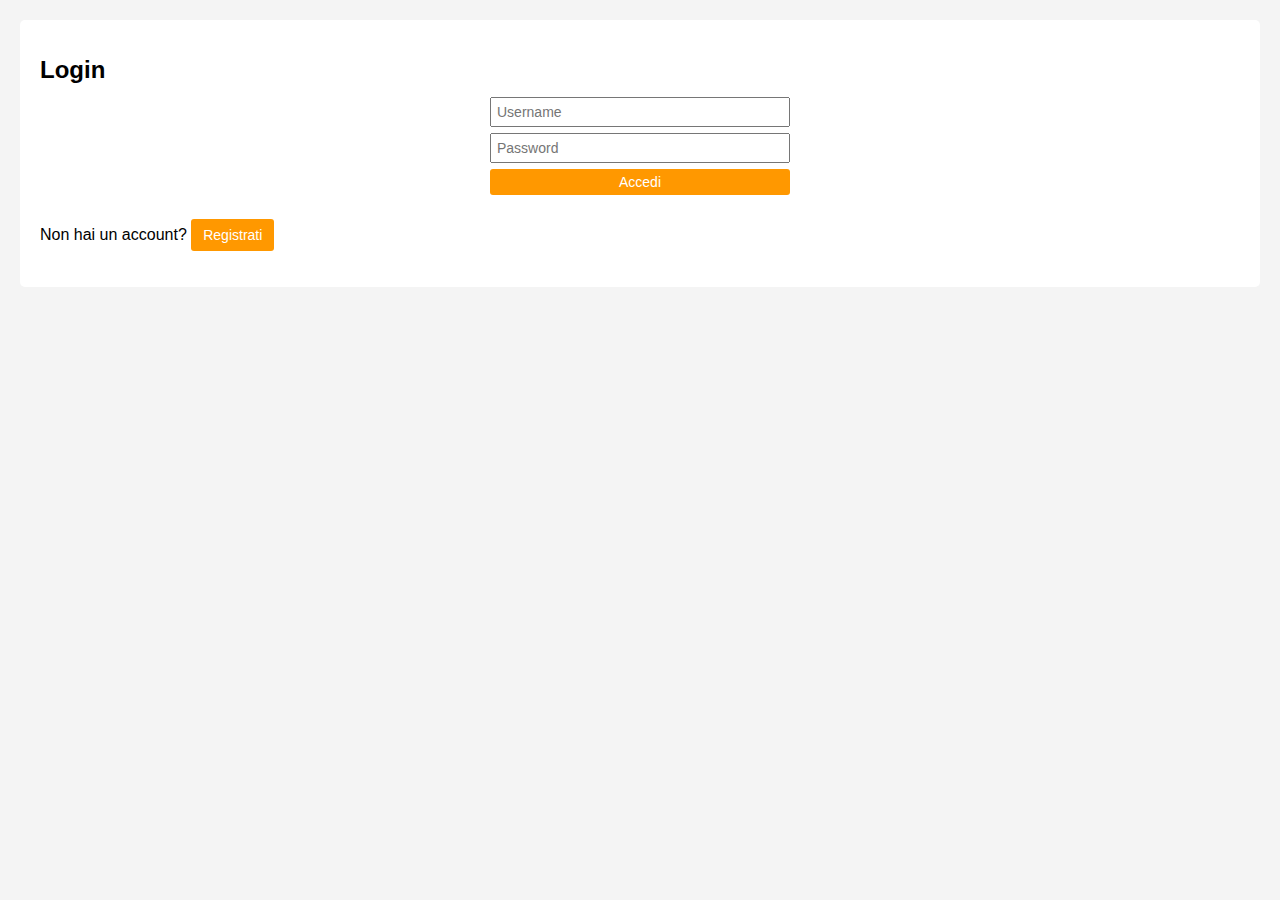
<file: frontend/index.html>
<!DOCTYPE html>
<html>

<head>
    <meta charset="UTF-8">
    <title>Gestionale - Login</title>
    <link rel="stylesheet" href="style.css">
</head>

<body>
    <div id="container">
        <h1>Login</h1>
        <form id="form-login">
            <input type="text" id="login-username" placeholder="Username" required><br>
            <input type="password" id="login-password" placeholder="Password" required><br>
            <button type="submit">Accedi</button>
        </form>
        <p>Non hai un account? <a class="btn" href="register.html">Registrati</a></p>
        <div id="message"></div>
    </div>
    <script src="app.js"></script>
</body>

</html>
</file>
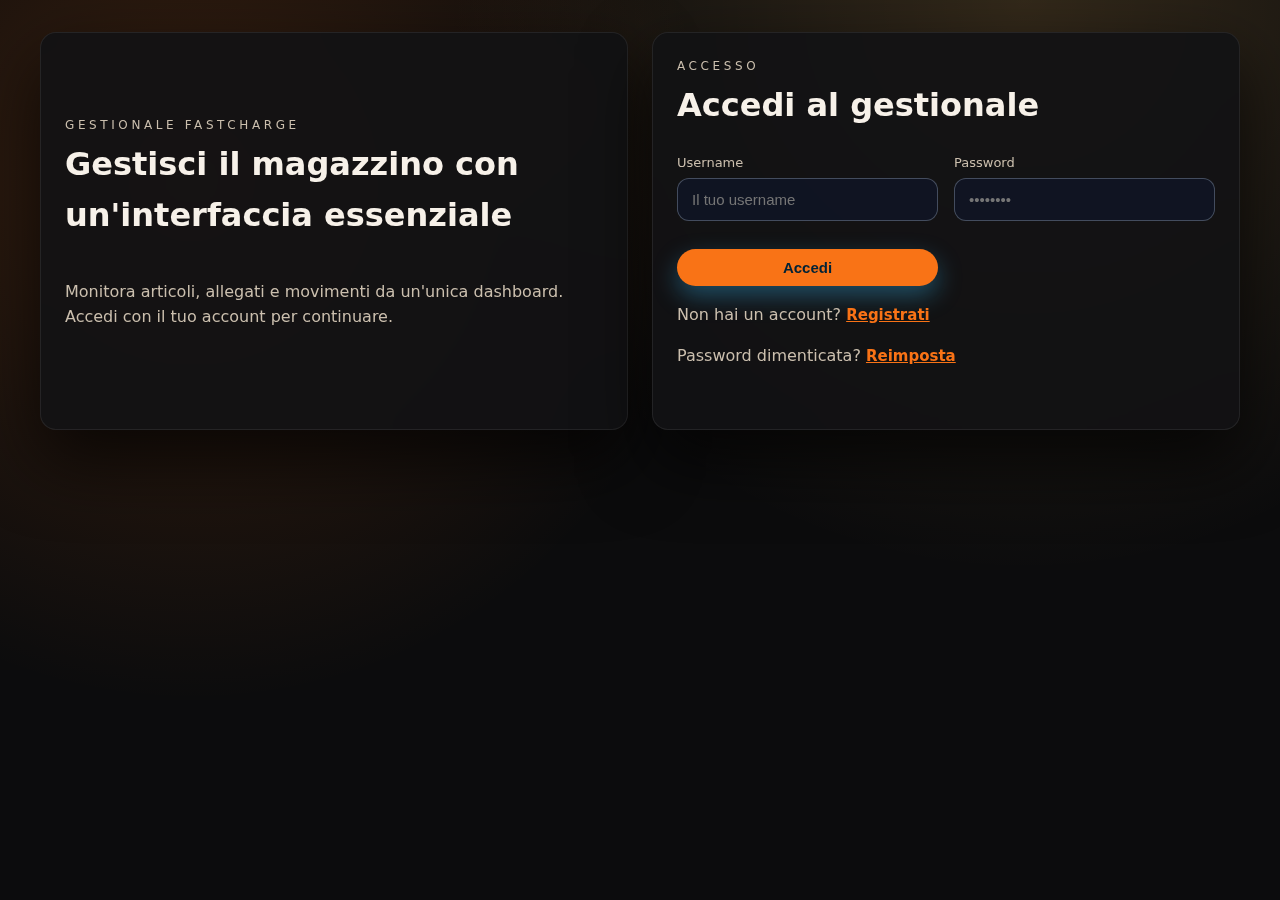
<file: frontend/src/index.html>
<!DOCTYPE html>
<html lang="it">
<head>
    <meta charset="UTF-8">
    <title>Gestionale FastCharge · Login</title>
    <link rel="stylesheet" href="style.css">
</head>
<body>
    <div class="page-shell">
        <main class="app-container auth-layout">
            <section class="auth-hero">
                <p class="eyebrow">Gestionale FastCharge</p>
                <h1>Gestisci il magazzino con un'interfaccia essenziale</h1>
                <p>Monitora articoli, allegati e movimenti da un'unica dashboard. Accedi con il tuo account per continuare.</p>
            </section>
            <section class="auth-card">
                <p class="eyebrow">Accesso</p>
                <h1>Accedi al gestionale</h1>
                <form id="form-login" class="form-grid">
                    <label class="input-group" for="login-username">
                        <span class="input-label">Username</span>
                        <input type="text" id="login-username" placeholder="Il tuo username" required>
                    </label>
                    <label class="input-group" for="login-password">
                        <span class="input-label">Password</span>
                        <input type="password" id="login-password" placeholder="••••••••" required>
                    </label>
                    <div class="form-actions">
                        <button type="submit" class="btn btn-primary full-width">Accedi</button>
                    </div>
                </form>
                <p class="auth-switch">Non hai un account? <a class="btn btn-link" href="register.html">Registrati</a></p>
                <p class="auth-switch">Password dimenticata? <a class="btn btn-link" href="reset_password.html">Reimposta</a></p>
                <div id="message"></div>
            </section>
        </main>
    </div>
    <script src="app.js"></script>
</body>
</html>
</file>
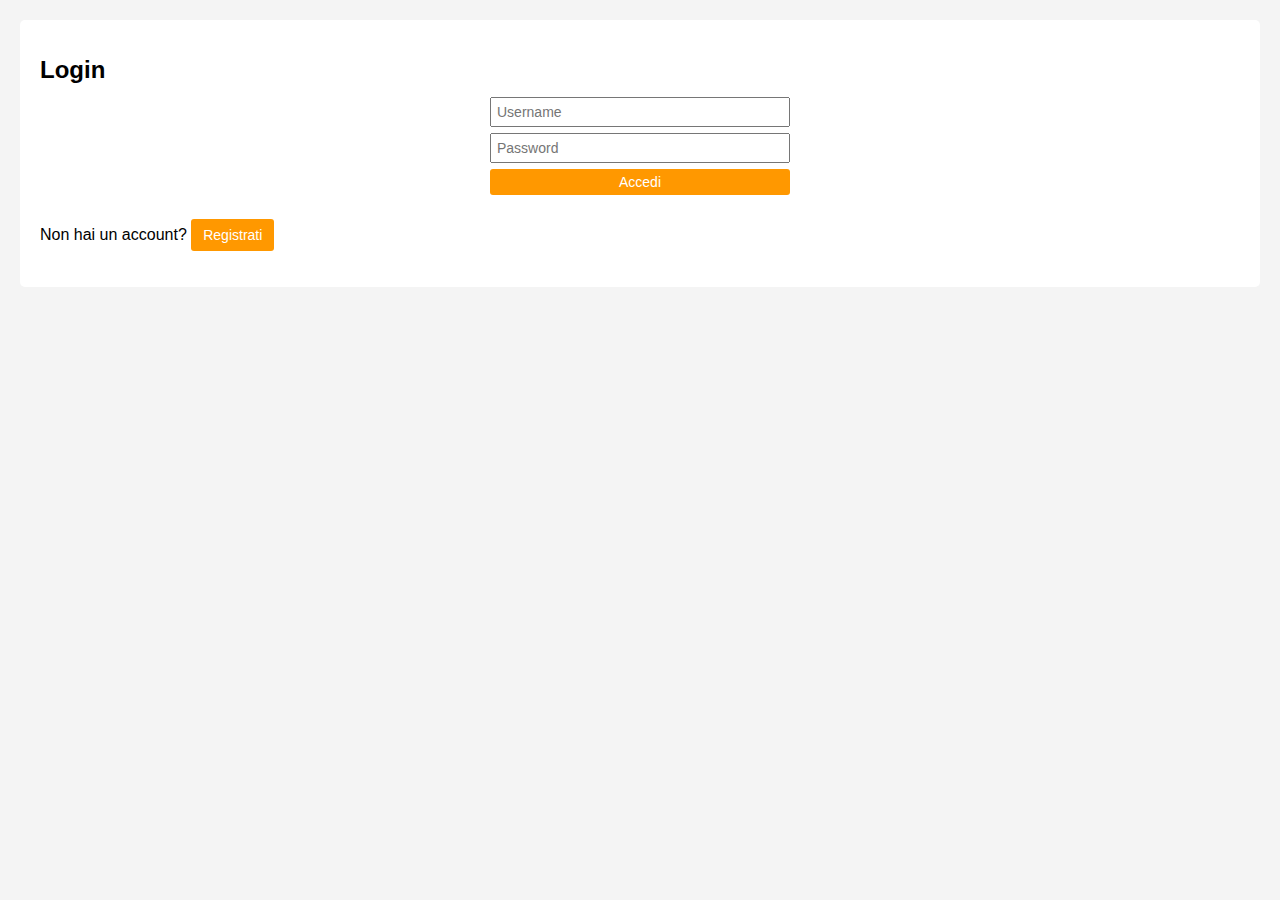
<file: frontend/add_item.html>
<!DOCTYPE html>
<html>

<head>
    <meta charset="UTF-8">
    <title>Gestionale - Aggiungi Articolo</title>
    <link rel="stylesheet" href="style.css">
</head>

<body>
    <div id="container">
        <h1>Aggiungi Nuovo Articolo</h1>
        <form id="form-add-item" enctype="multipart/form-data">
            <input type="text" id="codice_articolo" name="codice_articolo" placeholder="Codice Articolo" required><br>
            <input type="text" id="descrizione" name="descrizione" placeholder="Descrizione"><br>
            <input type="text" id="unita_misura" name="unita_misura" placeholder="Unità di Misura"><br>
            <input type="text" id="locazione" name="locazione" placeholder="Locazione"><br>
            <!-- Selezione della data -->
            <input type="date" id="data_ingresso" name="data_ingresso" required><br>
            <!-- Campi per carico e scarico -->
            <input type="number" id="carico" name="carico" placeholder="Aggiungi Quantità" step="1"><br>
            <input type="number" id="scarico" name="scarico" placeholder="Sottrai Quantità" step="1"><br>
            <!-- Upload del file (immagini e PDF) -->
            <label for="foto">Carica File:</label>
            <input type="file" id="foto" name="foto" accept="image/*,application/pdf">
            <button class="btn" type="submit">Aggiungi Articolo</button>
        </form>
        <div id="message"></div>
        <p><a class="btn" href="inventory.html">Torna all'Inventario</a></p>
    </div>
    <script src="app.js"></script>
</body>

</html>
</file>
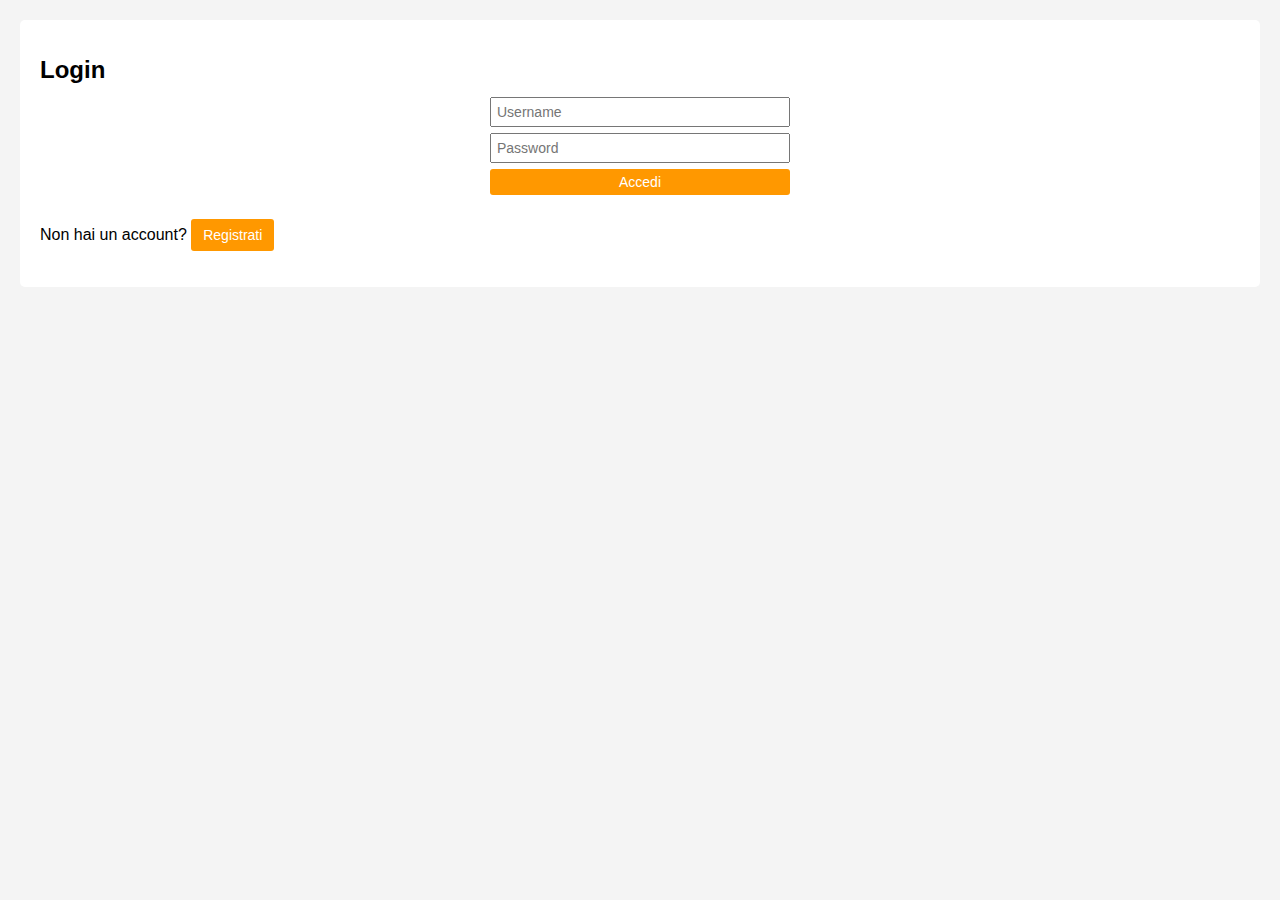
<file: frontend/edit_item.html>
<!DOCTYPE html>
<html>

<head>
    <meta charset="UTF-8">
    <title>Gestionale - Modifica Articolo</title>
    <link rel="stylesheet" href="style.css">
</head>

<body>
    <div id="container">
        <h1>Modifica Articolo</h1>
        <form id="form-edit-item" enctype="multipart/form-data">
            <input type="text" id="codice_articolo" name="codice_articolo" placeholder="Codice Articolo" required><br>
            <input type="text" id="descrizione" name="descrizione" placeholder="Descrizione"><br>
            <input type="text" id="unita_misura" name="unita_misura" placeholder="Unità di Misura"><br>
            <input type="text" id="locazione" name="locazione" placeholder="Locazione"><br>
            <input type="file" id="foto" name="foto" accept="image/*,application/pdf">
            <input type="date" id="data_ingresso" name="data_ingresso" required><br>
            <input type="number" id="carico" name="carico" placeholder="Nuovo Carico (aggiungi)" step="0.01"><br>
            <input type="number" id="scarico" name="scarico" placeholder="Nuovo Scarico (sottrai)" step="0.01"><br>
            <button type="submit">Aggiorna Articolo</button>
        </form>
        <div id="message"></div>
        <p><a class="btn" href="inventory.html">Torna all'Inventario</a></p>
    </div>
    <script src="app.js"></script>
</body>

</html>
</file>
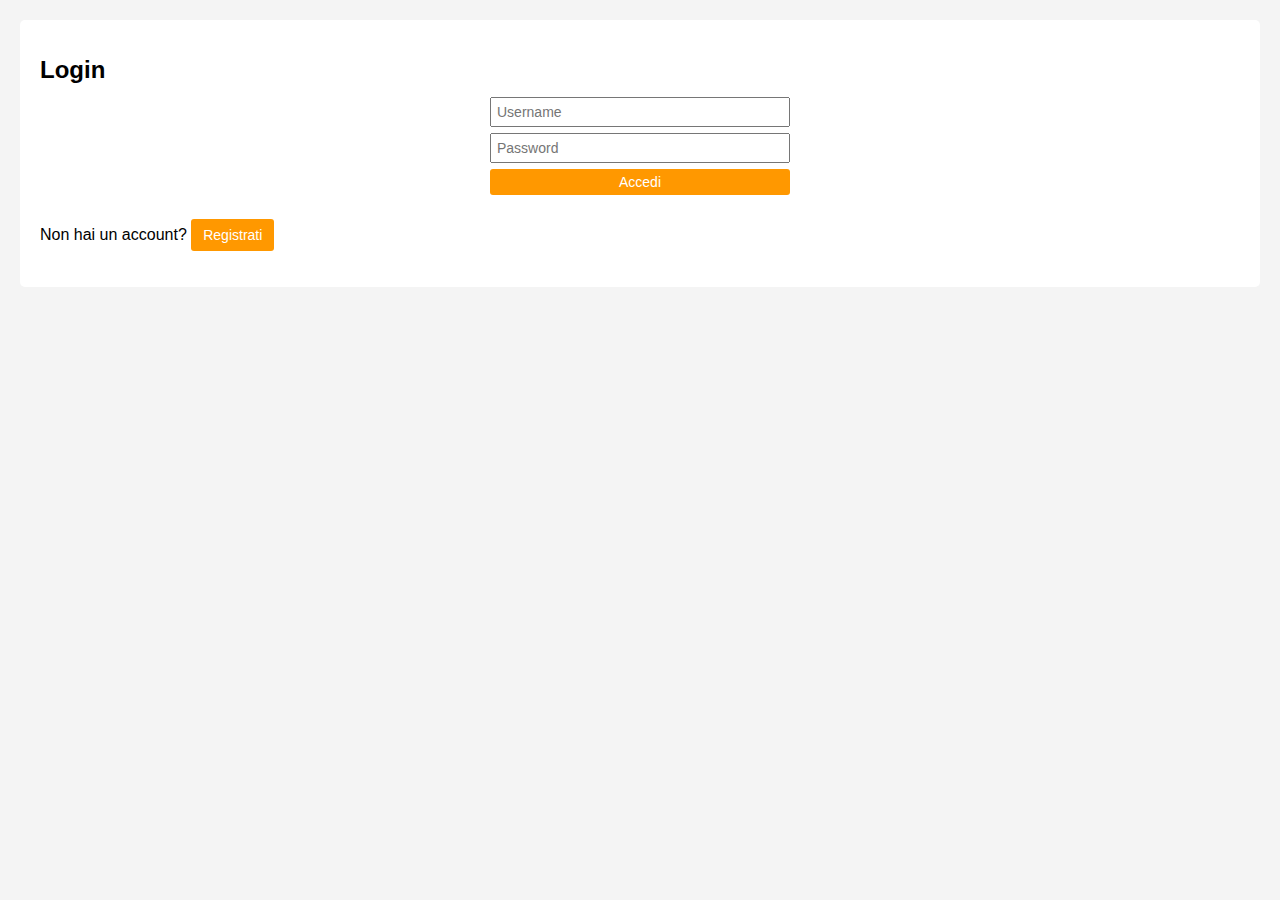
<file: frontend/folder_view.html>
<!DOCTYPE html>
<html>

<head>
    <meta charset="UTF-8">
    <title>Gestionale - Lista per Locazione</title>
    <link rel="stylesheet" href="style.css">
</head>

<body>
    <div id="container">
        <h1>Lista per Locazione</h1>
        <p><a class="btn" href="inventory.html">Torna all'Inventario</a></p>
        <div id="folder-container">
            <ul id="tree-view-root" class="tree-view">
                <!-- L’albero verrà generato dinamicamente -->
            </ul>
        </div>
    </div>
    <script src="app.js"></script>
</body>

</html>
</file>
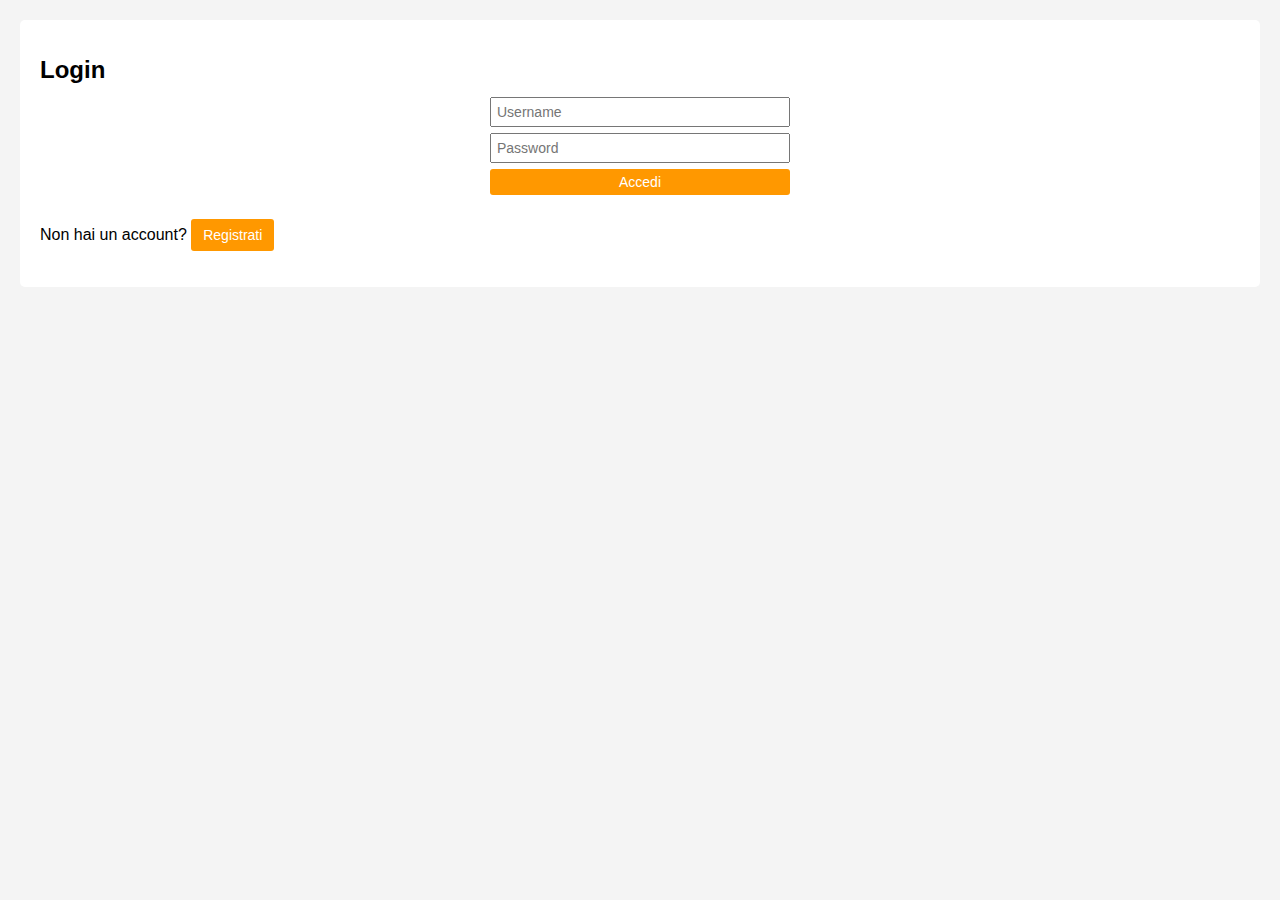
<file: frontend/inventory.html>
<!DOCTYPE html>
<html>

<head>
    <meta charset="UTF-8">
    <title>Gestionale - Inventario</title>
    <link rel="stylesheet" href="style.css">
</head>

<body>
    <div id="container">
        <h1>Inventario</h1>
        <button id="logout">Logout</button>
        <button id="export-btn">Esporta Inventario</button>
        <!-- Bottone per mostrare/nascondere il filtro -->
        <button id="toggle-filter">Filtri</button>
        <!-- Container del filtro, inizialmente nascosto -->
        <div id="filter-container" style="display: none;">
            <form id="filter-form">
                <input type="text" id="filter-codice" placeholder="Filtra per Codice">
                <input type="text" id="filter-descrizione" placeholder="Filtra per Descrizione">
                <input type="text" id="filter-locazione" placeholder="Filtra per Locazione">
                <button type="submit">Filtra</button>
            </form>
        </div>
        <!-- Tabella tradizionale -->
        <table id="inventory-table">
            <thead>
                <tr>
                    <th>Codice Articolo</th>
                    <th>Descrizione</th>
                    <th>Unità Misura</th>
                    <th>Quantità Finale</th>
                    <th>Locazione</th>
                    <th>Foto / File</th>
                    <th>Data Ingresso</th>
                    <th>Creato da</th>
                    <th>Modificato da</th>
                    <th>Azioni</th>
                </tr>
            </thead>
            <tbody>
                <!-- I dati verranno inseriti dinamicamente -->
            </tbody>
        </table>
        <p><a class="btn" href="add_item.html">Aggiungi Nuovo Articolo</a></p>
        <p><a class="btn" href="folder_view.html">Lista per Locazione</a></p>
    </div>
    <!-- Modal per visualizzare la foto ingrandita (opzionale) -->
    <div id="modal" class="modal" style="display:none;">
        <span class="close">&times;</span>
        <img class="modal-content" id="modal-image">
    </div>
    <script src="app.js"></script>
</body>

</html>
</file>
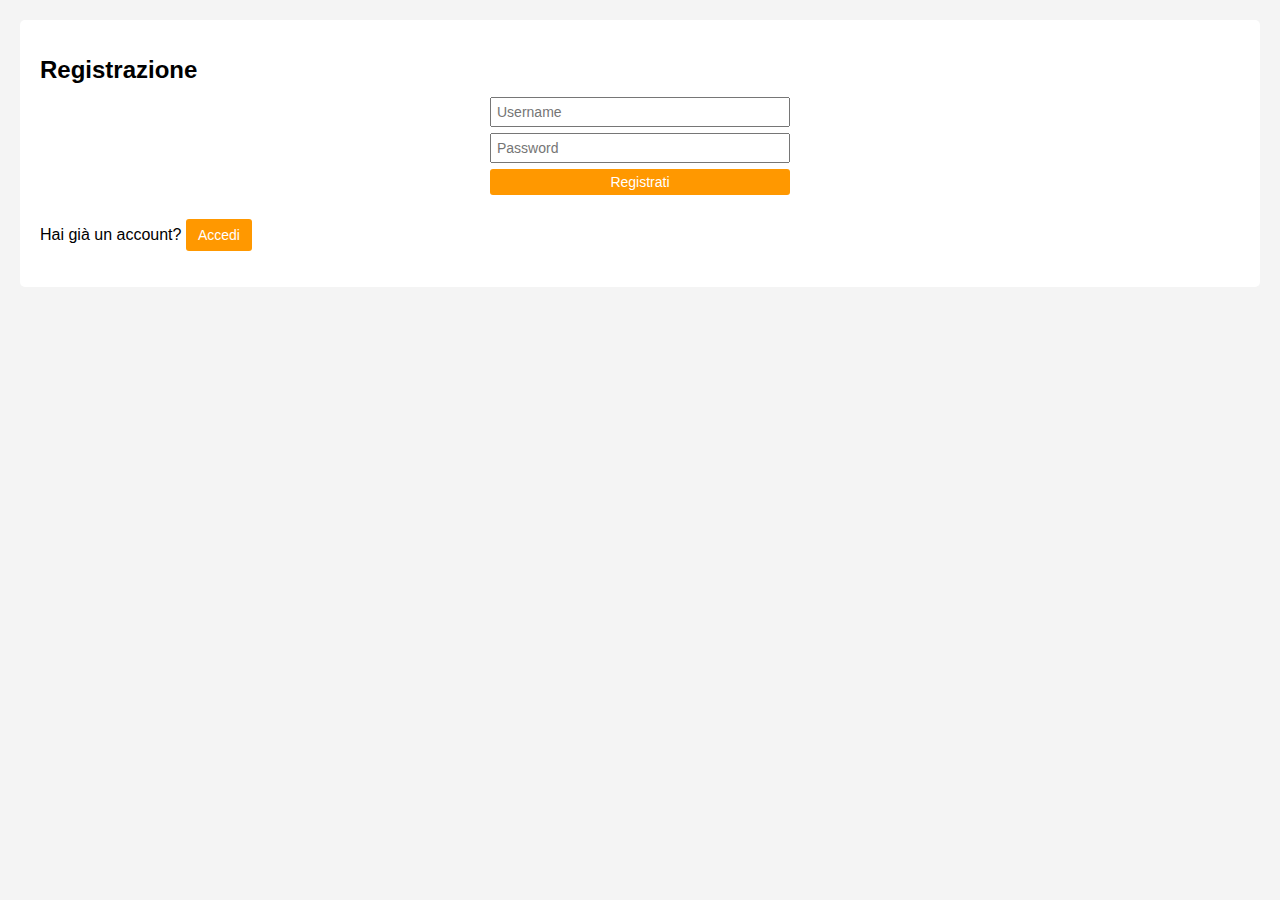
<file: frontend/register.html>
<!DOCTYPE html>
<html>

<head>
    <meta charset="UTF-8">
    <title>Gestionale - Registrazione</title>
    <link rel="stylesheet" href="style.css">
</head>

<body>
    <div id="container">
        <h1>Registrazione</h1>
        <form id="form-register">
            <input type="text" id="register-username" placeholder="Username" required><br>
            <input type="password" id="register-password" placeholder="Password" required><br>
            <button type="submit">Registrati</button>
        </form>
        <p>Hai già un account? <a class="btn" href="index.html">Accedi</a></p>
        <div id="message"></div>
    </div>
    <script src="app.js"></script>
</body>

</html>
</file>
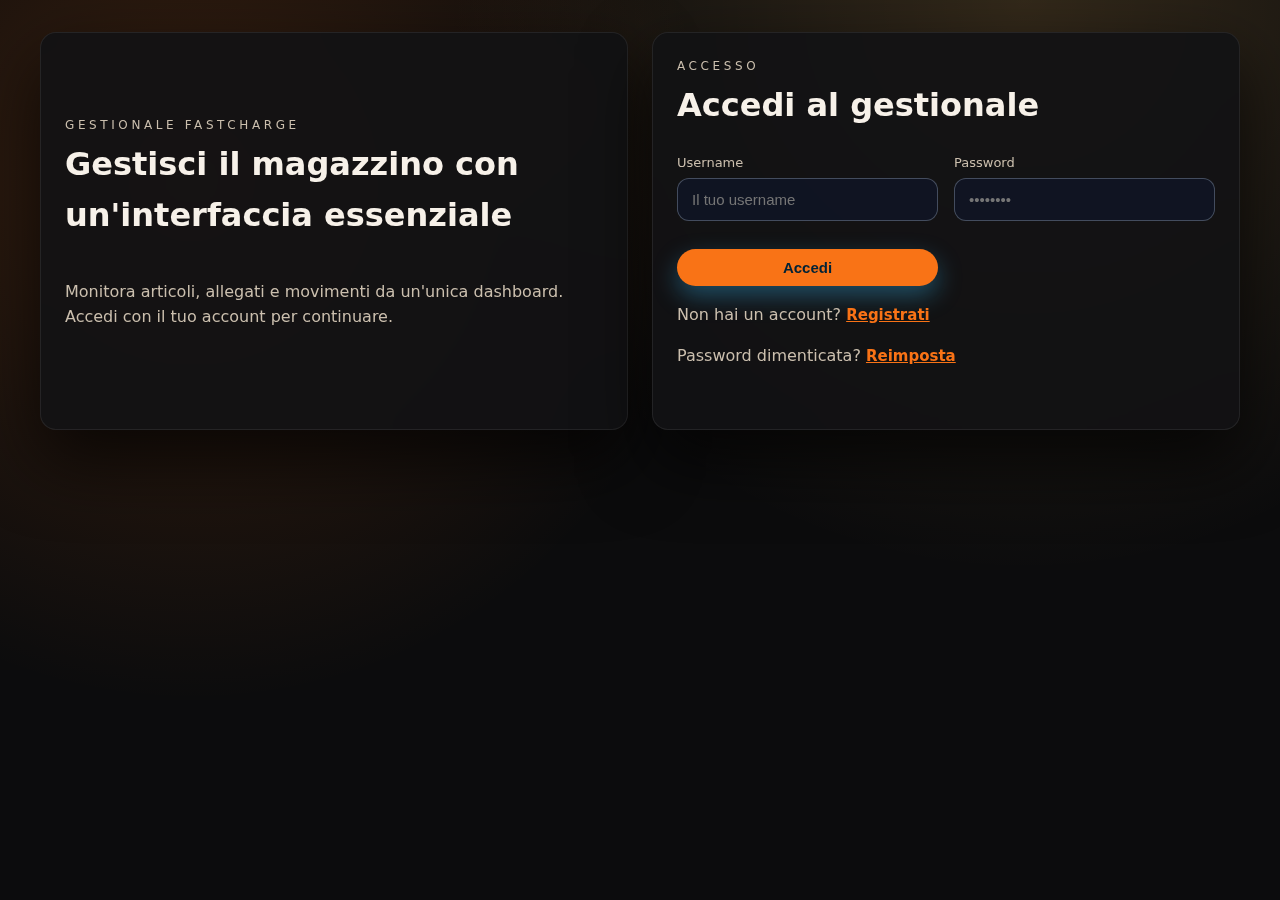
<file: frontend/src/add_item.html>
<!DOCTYPE html>
<html lang="it">
<head>
    <meta charset="UTF-8">
    <title>Gestionale FastCharge · Nuovo articolo</title>
    <link rel="stylesheet" href="style.css">
</head>
<body>
    <div class="page-shell">
        <main class="app-container">
            <header class="app-header card">
                <div class="brand">
                    <span class="brand__logo">➕</span>
                    <div>
                        <p class="eyebrow">Magazzino</p>
                        <h1 class="brand__title">Aggiungi articolo</h1>
                        <p class="stat-footnote">Completa i campi principali e allega eventuali documenti.</p>
                    </div>
                </div>
                <div class="header-actions">
                    <a class="btn btn-secondary" href="inventory.html">Torna all'inventario</a>
                </div>
            </header>

            <section class="inventory-form">
                <form id="form-add-item" class="form-grid" enctype="multipart/form-data">
                    <label class="input-group" for="codice_articolo">
                        <span class="input-label">Codice articolo *</span>
                        <input type="text" id="codice_articolo" name="codice_articolo" placeholder="Es. FC-1001" required>
                    </label>
                    <label class="input-group" for="descrizione">
                        <span class="input-label">Descrizione</span>
                        <input type="text" id="descrizione" name="descrizione" placeholder="Descrizione breve">
                    </label>
                    <label class="input-group" for="unita_misura">
                        <span class="input-label">Unità di misura</span>
                        <input type="text" id="unita_misura" name="unita_misura" placeholder="Pz, m, Kg...">
                    </label>
                    <label class="input-group" for="locazione">
                        <span class="input-label">Locazione</span>
                        <input type="text" id="locazione" name="locazione" placeholder="Scaffale / Area">
                    </label>
                    <label class="input-group" for="data_ingresso">
                        <span class="input-label">Data ingresso *</span>
                        <input type="text" id="data_ingresso" name="data_ingresso" placeholder="gg/mm/aaaa" inputmode="numeric" required>
                    </label>
                    <label class="input-group" for="carico">
                        <span class="input-label">Quantità in carico</span>
                        <input type="number" id="carico" name="carico" placeholder="0" min="0" step="1">
                    </label>
                    <label class="input-group" for="scarico">
                        <span class="input-label">Quantità in scarico</span>
                        <input type="number" id="scarico" name="scarico" placeholder="0" min="0" step="1">
                    </label>
                    <label class="input-group" for="foto">
                        <span class="input-label">Allegato (immagini o PDF)</span>
                        <input type="file" id="foto" name="foto" accept="image/*,application/pdf">
                    </label>
                    <div class="form-actions">
                        <button class="btn btn-primary" type="submit">Salva articolo</button>
                        <a class="btn btn-ghost" href="inventory.html">Annulla</a>
                    </div>
                </form>
                <div id="message"></div>
            </section>
        </main>
    </div>
    <script src="app.js"></script>
</body>
</html>
</file>
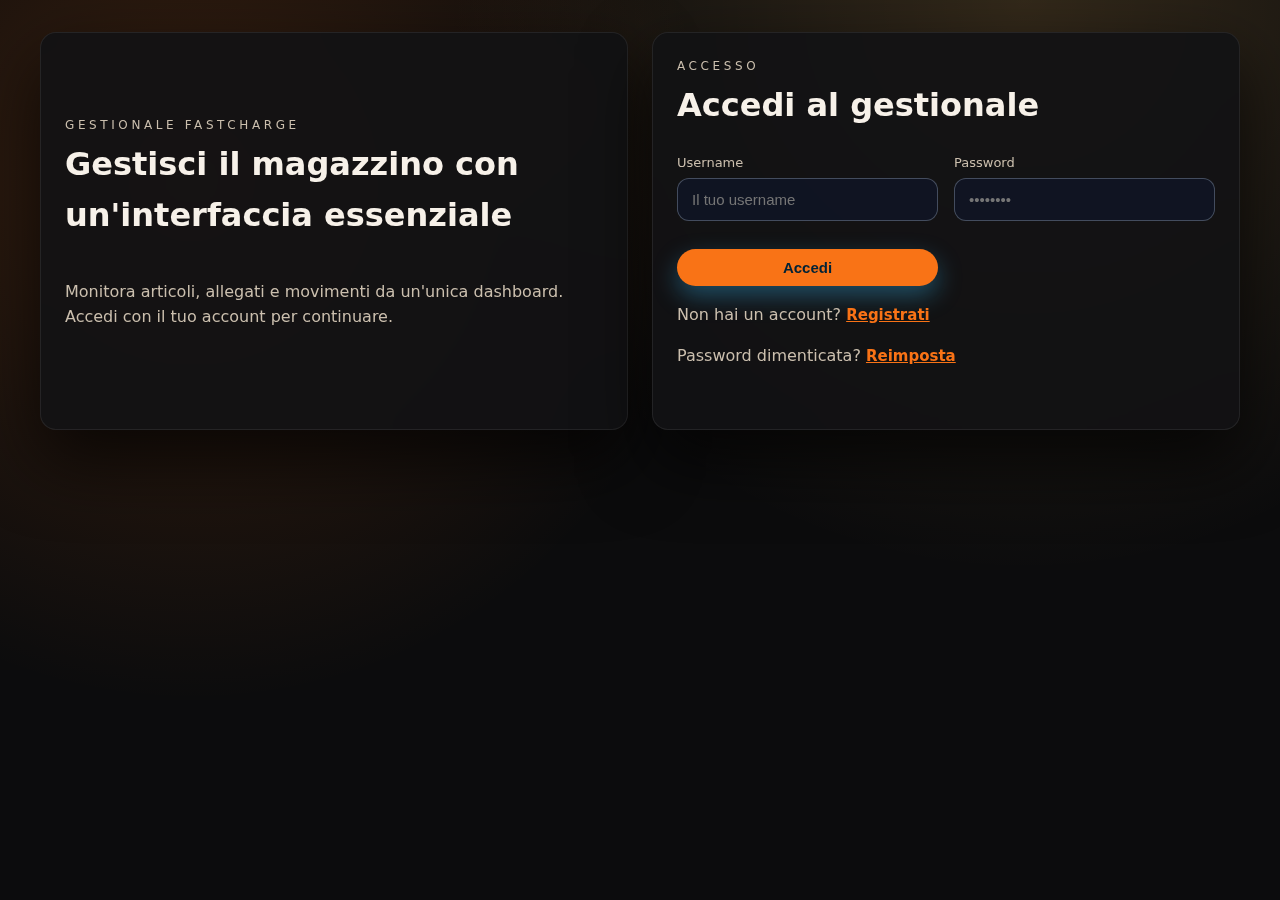
<file: frontend/src/edit_item.html>
<!DOCTYPE html>
<html lang="it">
<head>
    <meta charset="UTF-8">
    <title>Gestionale FastCharge · Modifica articolo</title>
    <link rel="stylesheet" href="style.css">
</head>
<body>
    <div class="page-shell">
        <main class="app-container">
            <header class="app-header card">
                <div class="brand">
                    <span class="brand__logo">✏️</span>
                    <div>
                        <p class="eyebrow">Magazzino</p>
                        <h1 class="brand__title">Modifica articolo</h1>
                        <p class="stat-footnote">Aggiorna i dati e allega nuovi documenti, se necessario.</p>
                    </div>
                </div>
                <div class="header-actions">
                    <a class="btn btn-secondary" href="inventory.html">Torna all'inventario</a>
                </div>
            </header>

            <section class="inventory-form">
                <form id="form-edit-item" class="form-grid" enctype="multipart/form-data">
                    <label class="input-group" for="codice_articolo">
                        <span class="input-label">Codice articolo *</span>
                        <input type="text" id="codice_articolo" name="codice_articolo" required>
                    </label>
                    <label class="input-group" for="descrizione">
                        <span class="input-label">Descrizione</span>
                        <input type="text" id="descrizione" name="descrizione">
                    </label>
                    <label class="input-group" for="unita_misura">
                        <span class="input-label">Unità di misura</span>
                        <input type="text" id="unita_misura" name="unita_misura">
                    </label>
                    <label class="input-group" for="locazione">
                        <span class="input-label">Locazione</span>
                        <input type="text" id="locazione" name="locazione">
                    </label>
                    <label class="input-group" for="data_ingresso">
                        <span class="input-label">Data ingresso *</span>
                        <input type="text" id="data_ingresso" name="data_ingresso" placeholder="gg/mm/aaaa" inputmode="numeric" required>
                    </label>
                    <label class="input-group" for="carico">
                        <span class="input-label">Nuovo carico</span>
                        <input type="number" id="carico" name="carico" placeholder="0" min="0" step="1">
                    </label>
                    <label class="input-group" for="scarico">
                        <span class="input-label">Nuovo scarico</span>
                        <input type="number" id="scarico" name="scarico" placeholder="0" min="0" step="1">
                    </label>
                    <label class="input-group" for="foto">
                        <span class="input-label">Allega nuovo file</span>
                        <input type="file" id="foto" name="foto" accept="image/*,application/pdf">
                    </label>
                    <div class="form-actions">
                        <button type="submit" class="btn btn-primary">Aggiorna</button>
                        <a class="btn btn-ghost" href="inventory.html">Annulla</a>
                    </div>
                </form>
                <div id="message"></div>
            </section>
        </main>
    </div>
    <script src="app.js"></script>
</body>
</html>
</file>
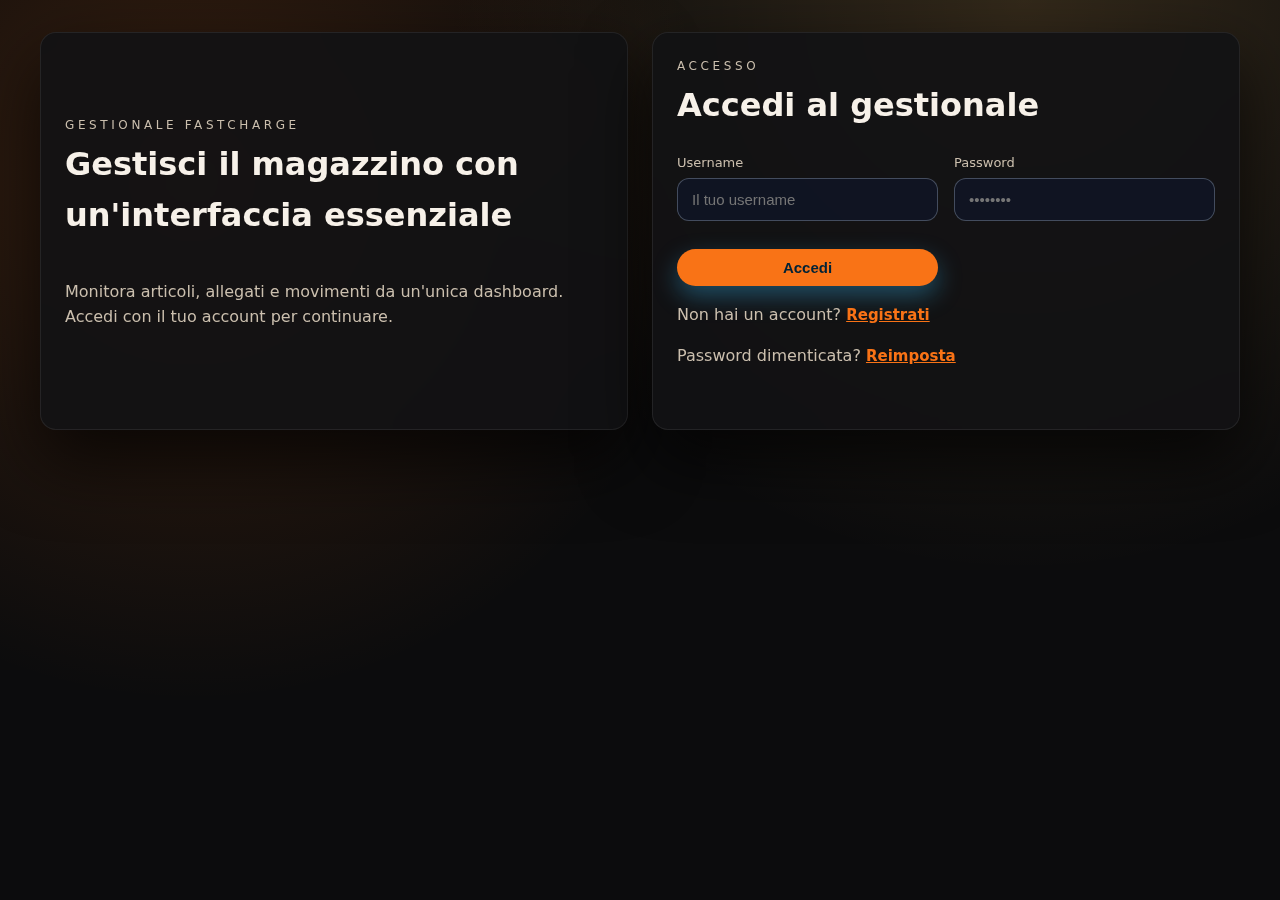
<file: frontend/src/inventory.html>
<!DOCTYPE html>
<html lang="it">
<head>
    <meta charset="UTF-8">
    <title>Gestionale FastCharge · Inventario</title>
    <link rel="stylesheet" href="style.css">
</head>
<body>
    <div class="page-shell">
        <main class="app-container">
            <header class="app-header card">
                <div class="brand">
                    <span class="brand__logo">⚡</span>
                    <div>
                        <p class="eyebrow">Gestionale FastCharge</p>
                        <h1 class="brand__title">Inventario</h1>
                        <p class="stat-footnote">Monitora articoli, allegati e movimenti in tempo reale.</p>
                    </div>
                </div>
                <div class="header-actions">
                    <a class="btn btn-primary" href="add_item.html">Nuovo articolo</a>
                    <a class="btn btn-secondary" href="folder_view.html">Vista per locazione</a>
                    <button id="logout" class="btn btn-danger" type="button">Logout</button>
                </div>
            </header>

            <section class="stats-grid">
                <article class="stat-card">
                    <p class="stat-label">Articoli registrati</p>
                    <p class="stat-value" id="stat-items">0</p>
                    <p class="stat-footnote">Totale record presenti</p>
                </article>
                <article class="stat-card">
                    <p class="stat-label">Quantità disponibili</p>
                    <p class="stat-value" id="stat-quantity">0</p>
                    <p class="stat-footnote">Carico - scarico aggregato</p>
                </article>
                <article class="stat-card">
                    <p class="stat-label">Locazioni attive</p>
                    <p class="stat-value" id="stat-locations">0</p>
                    <p class="stat-footnote">Aggiornato alle <span id="stat-updated">--:--</span></p>
                </article>
            </section>

            <section id="filter-container" class="panel filter-panel" data-filter-panel>
                <div class="panel__header">
                    <div>
                        <p class="eyebrow">Ricerca rapida</p>
                        <h2>Filtri inventario</h2>
                    </div>
                    <button id="toggle-filter" class="btn btn-ghost" type="button" aria-expanded="false">Mostra filtri</button>
                </div>
                <form id="filter-form" class="form-grid" data-collapsible>
                    <label class="input-group" for="filter-codice">
                        <span class="input-label">Codice articolo</span>
                        <input type="text" id="filter-codice" placeholder="Es. FC-1001">
                    </label>
                    <label class="input-group" for="filter-descrizione">
                        <span class="input-label">Descrizione</span>
                        <input type="text" id="filter-descrizione" placeholder="Cerca per testo libero">
                    </label>
                    <label class="input-group" for="filter-locazione">
                        <span class="input-label">Locazione</span>
                        <input type="text" id="filter-locazione" placeholder="Area o scaffale">
                    </label>
                    <div class="form-actions">
                        <button type="submit" class="btn btn-primary">Applica filtri</button>
                    </div>
                </form>
            </section>

            <section class="table-card">
                <div class="section-header">
                    <div>
                        <p class="eyebrow">Lista aggiornata</p>
                        <h2>Articoli presenti</h2>
                    </div>
                    <div class="button-group">
                        <button id="export-btn" class="btn btn-secondary" type="button">Esporta CSV</button>
                        <button id="export-bundle-btn" class="btn btn-secondary" type="button">Esporta pacchetto</button>
                        <label for="import-bundle-input" class="btn btn-ghost">Importa pacchetto</label>
                        <input id="import-bundle-input" type="file" accept=".zip" hidden>
                    </div>
                </div>
                <div class="table-wrapper">
                    <table id="inventory-table">
                        <thead>
                            <tr>
                                <th>Codice Articolo</th>
                                <th>Descrizione</th>
                                <th>Unità Misura</th>
                                <th>Quantità</th>
                                <th>Locazione</th>
                                <th>Allegato</th>
                                <th>Data Ingresso</th>
                                <th>Creato da</th>
                                <th>Modificato da</th>
                                <th>Azioni</th>
                            </tr>
                        </thead>
                        <tbody>
                        </tbody>
                    </table>
                </div>
            </section>
        </main>
    </div>
    <div id="modal" class="modal" style="display:none;">
        <span class="close">&times;</span>
        <img class="modal-content" id="modal-image" alt="Anteprima">
    </div>
    <script src="app.js"></script>
</body>
</html>
</file>
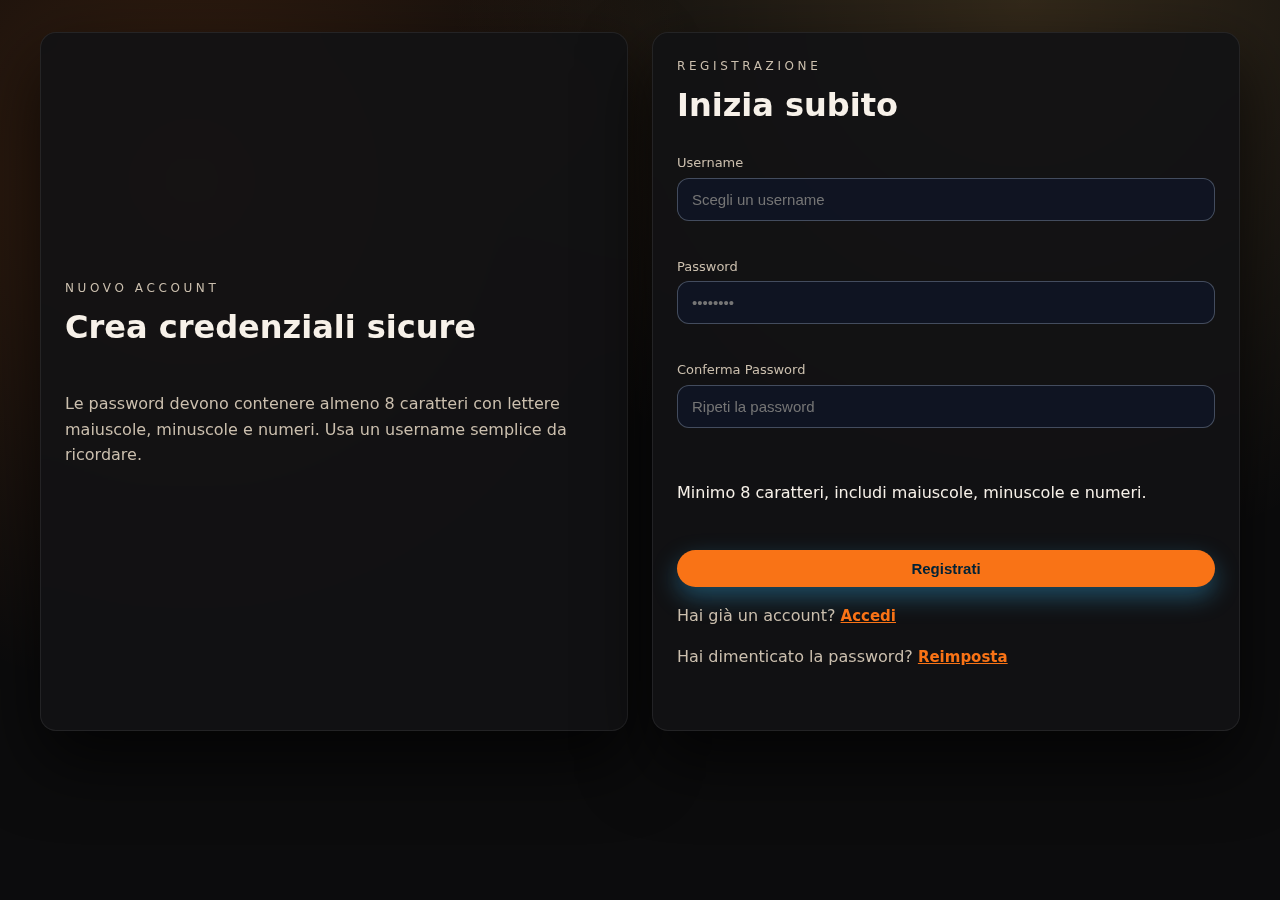
<file: frontend/src/register.html>
<!DOCTYPE html>
<html lang="it">
<head>
    <meta charset="UTF-8">
    <title>Gestionale FastCharge · Registrazione</title>
    <link rel="stylesheet" href="style.css">
</head>
<body>
    <div class="page-shell">
        <main class="app-container auth-layout">
            <section class="auth-hero">
                <p class="eyebrow">Nuovo account</p>
                <h1>Crea credenziali sicure</h1>
                <p>Le password devono contenere almeno 8 caratteri con lettere maiuscole, minuscole e numeri. Usa un username semplice da ricordare.</p>
            </section>
            <section class="auth-card">
                <p class="eyebrow">Registrazione</p>
                <h1>Inizia subito</h1>
                <form id="form-register" class="form-grid form-vertical">
                    <label class="input-group" for="register-username">
                        <span class="input-label">Username</span>
                        <input type="text" id="register-username" placeholder="Scegli un username" required>
                        <span id="username-feedback" class="input-hint"></span>
                    </label>
                    <label class="input-group" for="register-password">
                        <span class="input-label">Password</span>
                        <input type="password" id="register-password" placeholder="••••••••" required>
                        <span id="password-feedback" class="input-hint"></span>
                    </label>
                    <label class="input-group" for="register-confirm-password">
                        <span class="input-label">Conferma Password</span>
                        <input type="password" id="register-confirm-password" placeholder="Ripeti la password" required>
                        <span id="password-match-feedback" class="input-hint"></span>
                    </label>
                    <p class="form-hint">Minimo 8 caratteri, includi maiuscole, minuscole e numeri.</p>
                    <div class="form-actions">
                        <button type="submit" class="btn btn-primary full-width">Registrati</button>
                    </div>
                </form>
                <p class="auth-switch">Hai già un account? <a class="btn btn-link" href="index.html">Accedi</a></p>
                <p class="auth-switch">Hai dimenticato la password? <a class="btn btn-link" href="reset_password.html">Reimposta</a></p>
                <div id="message"></div>
            </section>
        </main>
    </div>
    <script src="app.js"></script>
</body>
</html>
</file>
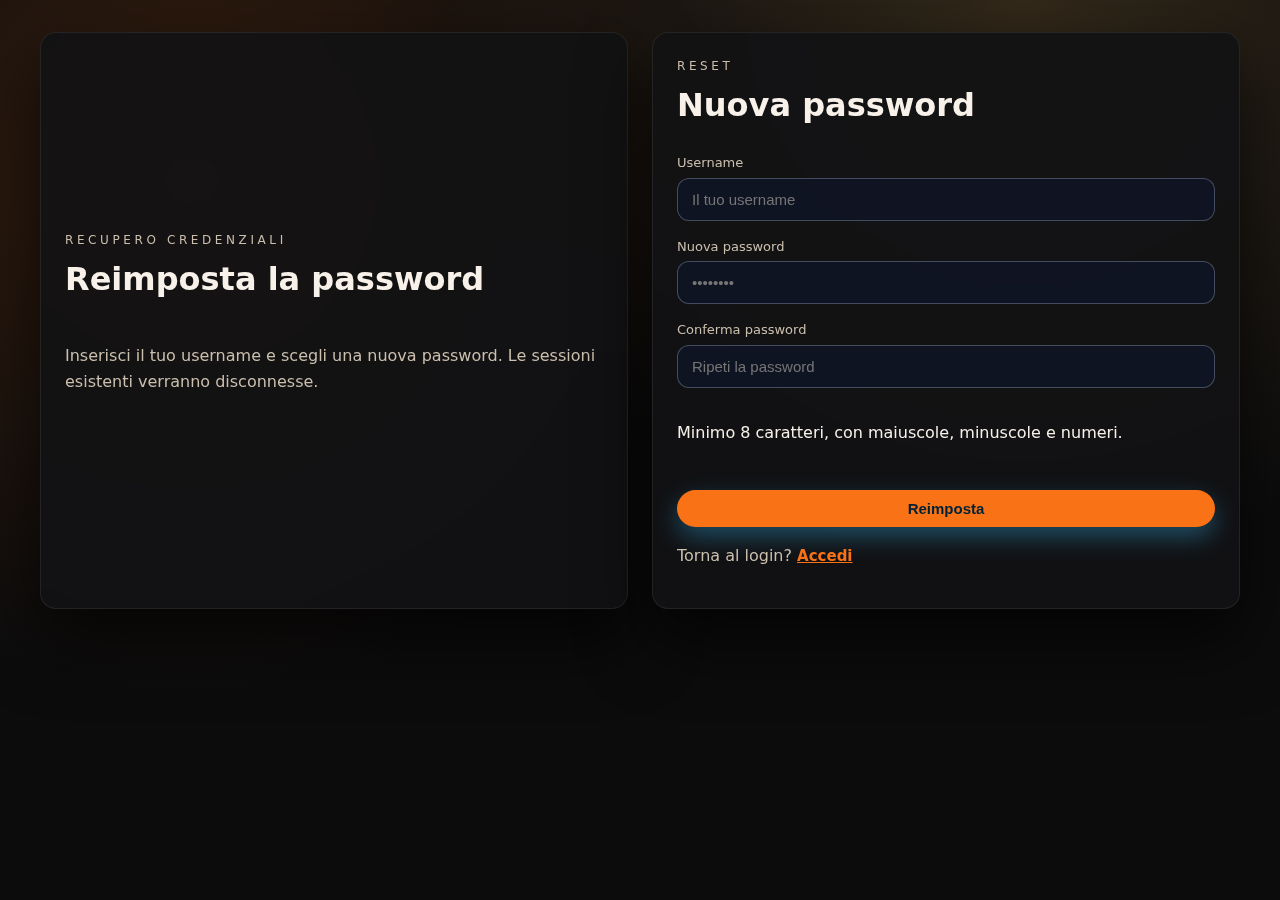
<file: frontend/src/reset_password.html>
<!DOCTYPE html>
<html lang="it">
<head>
    <meta charset="UTF-8">
    <title>Gestionale FastCharge · Reset Password</title>
    <link rel="stylesheet" href="style.css">
</head>
<body>
    <div class="page-shell">
        <main class="app-container auth-layout">
            <section class="auth-hero">
                <p class="eyebrow">Recupero credenziali</p>
                <h1>Reimposta la password</h1>
                <p>Inserisci il tuo username e scegli una nuova password. Le sessioni esistenti verranno disconnesse.</p>
            </section>
            <section class="auth-card">
                <p class="eyebrow">Reset</p>
                <h1>Nuova password</h1>
                <form id="form-reset" class="form-grid form-vertical">
                    <label class="input-group" for="reset-username">
                        <span class="input-label">Username</span>
                        <input type="text" id="reset-username" placeholder="Il tuo username" required>
                    </label>
                    <label class="input-group" for="reset-password">
                        <span class="input-label">Nuova password</span>
                        <input type="password" id="reset-password" placeholder="••••••••" required>
                    </label>
                    <label class="input-group" for="reset-confirm-password">
                        <span class="input-label">Conferma password</span>
                        <input type="password" id="reset-confirm-password" placeholder="Ripeti la password" required>
                    </label>
                    <p class="form-hint">Minimo 8 caratteri, con maiuscole, minuscole e numeri.</p>
                    <div class="form-actions">
                        <button type="submit" class="btn btn-primary full-width">Reimposta</button>
                    </div>
                </form>
                <p class="auth-switch">Torna al login? <a class="btn btn-link" href="index.html">Accedi</a></p>
            </section>
        </main>
    </div>
    <script src="app.js"></script>
</body>
</html>
</file>
<file: frontend/style.css>
/* Impostazioni di base */
body {
  font-family: Arial, sans-serif;
  background-color: #f4f4f4;
  margin: 0;
  padding: 20px;
}

/* Contenitore principale allargato */
#container {
  max-width: 1200px;  /* Aumentato per avere più spazio complessivo */
  margin: 0 auto;
  background: #fff;
  padding: 20px;
  border-radius: 5px;
}

/* Form (filtri, login, registrazione, ecc.) - dimensioni ridotte */
form input, form button {
  padding: 5px;
  margin: 3px 0;
  width: 100%;
  box-sizing: border-box;
  font-size: 14px;
}

/* Rendere i form di login, registrazione, aggiunta e modifica più stretti */
#form-login,
#form-register,
#form-add-item,
#form-edit-item {
  max-width: 300px;
  margin: 0 auto;
}

/* Riduci la dimensione degli heading all'interno del container */
#container h1 {
  font-size: 24px;
  margin-bottom: 10px;
}

/* Tabella inventario */
table {
  width: 100%;
  border-collapse: collapse;
  margin-bottom: 20px;
  table-layout: fixed;
}

th, td {
  border: 1px solid #ddd;
  padding: 8px;
  text-align: left;
  min-width: 100px;
  word-wrap: break-word;
}

th {
  background-color: #f2f2f2;
}

/* Bottoni e link con stile "button" in arancione */
button, a.btn {
  display: inline-block;
  padding: 8px 12px;
  text-decoration: none;
  color: #fff;
  background-color: #ff9800;
  border: none;
  border-radius: 3px;
  cursor: pointer;
  margin-right: 5px;
  margin-top: 5px;
  font-size: 14px;
}

button:hover, a.btn:hover {
  opacity: 0.9;
}

button:focus, a.btn:focus {
  outline: none;
}

/* Bottone "Elimina" in rosso */
button.btn-danger {
  background-color: #dc3545;
}

/* Modal per immagini (se implementato) */
.modal {
  display: none;
  position: fixed;
  z-index: 100;
  padding-top: 60px;
  left: 0;
  top: 0;
  width: 100%;
  height: 100%;
  overflow: auto;
  background-color: rgba(0,0,0,0.8);
}

.modal-content {
  margin: auto;
  display: block;
  max-width: 80%;
}

.close {
  position: absolute;
  top: 30px;
  right: 35px;
  color: #fff;
  font-size: 40px;
  font-weight: bold;
  cursor: pointer;
}

/* Stile per la vista ad albero (tree view) */
.tree-view, .tree-view ul {
  list-style-type: none;
  padding-left: 1em;
}

.tree-view li {
  cursor: pointer;
  margin: 5px 0;
  position: relative;
}

.tree-view li ul {
  display: none;
}

.tree-view li.expanded > ul {
  display: block;
}

.tree-view li::before {
  content: "►";
  position: absolute;
  left: -1em;
  color: #666;
}
.tree-view li.expanded::before {
  content: "▼";
}
</file>
<file: frontend/src/style.css>
:root {
  --bg-color: #0c0c0d;
  --card-bg: rgba(18, 18, 20, 0.9);
  --card-border: rgba(255, 255, 255, 0.08);
  --text-color: #f7f1e9;
  --text-muted: #cbbfae;
  --accent: #f97316;
  --accent-strong: #ffae52;
  --danger: #ef4444;
  --success: #22c55e;
  --shadow: 0 30px 70px rgba(0, 0, 0, 0.7);
  --radius: 16px;
}

* {
  box-sizing: border-box;
}

body {
  font-family: 'Inter', 'Segoe UI', system-ui, -apple-system, BlinkMacSystemFont, sans-serif;
  background: radial-gradient(circle at 15% 20%, rgba(249, 115, 22, 0.18), transparent 40%),
    radial-gradient(circle at 80% 0%, rgba(255, 190, 92, 0.16), transparent 42%),
    var(--bg-color);
  color: var(--text-color);
  margin: 0;
  min-height: 100vh;
  line-height: 1.6;
}

.page-shell {
  min-height: 100vh;
  padding: 32px 20px 48px;
}

.app-container {
  max-width: 1200px;
  margin: 0 auto;
  display: flex;
  flex-direction: column;
  gap: 24px;
}

.card,
.panel,
.table-card,
.auth-card,
.auth-hero,
.inventory-form {
  background: var(--card-bg);
  border: 1px solid var(--card-border);
  border-radius: var(--radius);
  padding: 24px;
  box-shadow: var(--shadow);
  backdrop-filter: blur(18px);
}

.app-header {
  display: flex;
  flex-wrap: wrap;
  align-items: center;
  justify-content: space-between;
  gap: 16px;
}

.brand {
  display: flex;
  align-items: center;
  gap: 16px;
}

.brand__logo {
  width: 52px;
  height: 52px;
  border-radius: 14px;
  background: rgba(56, 189, 248, 0.18);
  display: grid;
  place-items: center;
  font-size: 26px;
  color: var(--accent);
}

.brand__title {
  margin: 0;
  font-size: 28px;
  letter-spacing: -0.02em;
}

.eyebrow {
  text-transform: uppercase;
  font-size: 12px;
  letter-spacing: 0.3em;
  color: var(--text-muted);
  margin: 0 0 4px;
}

.header-actions {
  display: flex;
  flex-wrap: wrap;
  gap: 10px;
}

.stats-grid {
  display: grid;
  grid-template-columns: repeat(auto-fit, minmax(220px, 1fr));
  gap: 16px;
}

.stat-card {
  padding: 20px;
  border-radius: var(--radius);
  background: rgba(8, 47, 73, 0.6);
  border: 1px solid rgba(56, 189, 248, 0.2);
}

.stat-label {
  font-size: 14px;
  letter-spacing: 0.08em;
  color: var(--text-muted);
  margin: 0 0 10px;
}

.stat-value {
  font-size: 34px;
  font-weight: 600;
  margin: 0;
}

.stat-footnote {
  font-size: 13px;
  color: var(--text-muted);
  margin-top: 6px;
}

.panel__header,
.section-header {
  display: flex;
  align-items: center;
  justify-content: space-between;
  gap: 12px;
}

.filter-panel form[data-collapsible] {
  margin-top: 0;
  overflow: hidden;
  max-height: 0;
  opacity: 0;
  pointer-events: none;
  transition: max-height 0.3s ease, opacity 0.3s ease, margin-top 0.3s ease;
}

.filter-panel.is-open form[data-collapsible] {
  margin-top: 20px;
  max-height: 420px;
  opacity: 1;
  pointer-events: auto;
}

.form-grid {
  display: grid;
  grid-template-columns: repeat(auto-fit, minmax(220px, 1fr));
  gap: 16px;
}

.form-grid.form-vertical {
  grid-template-columns: 1fr;
}

.input-group {
  display: flex;
  flex-direction: column;
  gap: 4px;
}

.input-label {
  font-size: 13px;
  color: var(--text-muted);
}

.input-hint {
  font-size: 12px;
  color: var(--text-muted);
  min-height: 16px;
}

.input-hint.hint-ok {
  color: var(--success);
}

.input-hint.hint-error {
  color: var(--danger);
}

input,
select,
textarea {
  width: 100%;
  padding: 12px 14px;
  border-radius: 12px;
  border: 1px solid rgba(148, 163, 184, 0.4);
  background: rgba(15, 23, 42, 0.7);
  color: var(--text-color);
  font-size: 15px;
}

input:focus,
select:focus,
textarea:focus {
  outline: none;
  border-color: var(--accent);
  box-shadow: 0 0 0 3px rgba(56, 189, 248, 0.25);
}

input[type="file"] {
  padding: 10px;
}

.btn {
  border: none;
  border-radius: 999px;
  padding: 10px 18px;
  font-size: 15px;
  font-weight: 600;
  cursor: pointer;
  transition: transform 0.2s ease, box-shadow 0.2s ease, opacity 0.2s ease;
  display: inline-flex;
  align-items: center;
  justify-content: center;
  gap: 6px;
}

.btn:focus-visible {
  outline: 3px solid rgba(56, 189, 248, 0.6);
}

.btn:hover {
  transform: translateY(-1px);
}

.btn-primary {
  background: var(--accent);
  color: #012236;
  box-shadow: 0 10px 25px rgba(56, 189, 248, 0.35);
}

.btn-secondary {
  background: rgba(248, 250, 252, 0.15);
  color: var(--text-color);
}

.btn-ghost {
  background: transparent;
  color: var(--text-color);
  border: 1px solid rgba(148, 163, 184, 0.4);
}

.btn-danger {
  background: var(--danger);
  color: #fff;
  box-shadow: 0 10px 25px rgba(244, 63, 94, 0.35);
}

.btn-link {
  background: none;
  color: var(--accent);
  padding: 0;
}

.btn-small {
  padding: 6px 12px;
  font-size: 13px;
}

.full-width {
  width: 100%;
}

.table-card {
  padding: 0;
}

.table-card .section-header {
  padding: 24px 24px 0;
}

.table-wrapper {
  overflow-x: auto;
  padding: 24px;
}

#inventory-table {
  width: 100%;
  border-collapse: collapse;
  min-width: 900px;
}

#inventory-table thead {
  background: rgba(15, 23, 42, 0.8);
  text-transform: uppercase;
  letter-spacing: 0.08em;
  font-size: 12px;
}

#inventory-table th,
#inventory-table td {
  padding: 14px 12px;
  text-align: left;
  border-bottom: 1px solid rgba(148, 163, 184, 0.2);
}

#inventory-table tbody tr:hover {
  background: rgba(56, 189, 248, 0.03);
}

.cell-actions {
  display: flex;
  flex-wrap: wrap;
  gap: 6px;
}

.cell-attachment {
  min-width: 120px;
}

.table-empty {
  text-align: center;
  padding: 24px 0;
  color: var(--text-muted);
}

.inventory-links {
  display: flex;
  gap: 10px;
  flex-wrap: wrap;
}

.auth-layout {
  display: grid;
  grid-template-columns: repeat(auto-fit, minmax(280px, 1fr));
  gap: 24px;
  align-items: stretch;
}

.auth-hero {
  display: flex;
  flex-direction: column;
  justify-content: center;
  color: var(--text-muted);
}

.auth-hero h1 {
  margin-top: 0;
  color: var(--text-color);
}

.auth-card h1 {
  margin-top: 0;
}

.auth-switch {
  margin-top: 16px;
  color: var(--text-muted);
}

.inventory-form {
  max-width: 720px;
  margin: 0 auto;
}

.form-actions {
  display: flex;
  gap: 12px;
  flex-wrap: wrap;
  margin-top: 12px;
}

.tree-panel {
  min-height: 240px;
}

.tree-view,
.tree-view ul {
  list-style: none;
  padding-left: 0;
  margin: 0;
}

.tree-view > li {
  margin-bottom: 10px;
  font-weight: 600;
}

.tree-view li ul {
  margin-top: 6px;
  padding-left: 18px;
  display: none;
}

.tree-view li {
  position: relative;
  cursor: pointer;
  padding-left: 18px;
}

.tree-view li::before {
  content: '';
  position: absolute;
  left: 0;
  top: 12px;
  width: 8px;
  height: 8px;
  border-radius: 50%;
  background: rgba(203, 191, 174, 0.6);
}

.tree-view li ul li {
  font-weight: 400;
  color: var(--text-muted);
  padding-left: 10px;
}

.tree-view li.expanded > ul {
  display: block;
}

#message {
  min-height: 20px;
}

.popup-overlay {
  display: none;
  position: fixed;
  inset: 0;
  background: rgba(2, 6, 23, 0.65);
  align-items: center;
  justify-content: center;
  z-index: 999;
  padding: 20px;
}

.popup-overlay.visible {
  display: flex;
}

body.popup-open {
  overflow: hidden;
}

.popup {
  background: #0f172a;
  border-radius: 16px;
  padding: 32px;
  width: min(90%, 360px);
  text-align: center;
  border: 1px solid rgba(148, 163, 184, 0.3);
  box-shadow: var(--shadow);
}

.popup__icon {
  width: 56px;
  height: 56px;
  margin: 0 auto 16px;
  border-radius: 50%;
  display: flex;
  align-items: center;
  justify-content: center;
  font-size: 28px;
  color: #fff;
}

.popup__message {
  margin-bottom: 18px;
}

.popup-overlay.success .popup__icon {
  background: var(--success);
}

.popup-overlay.error .popup__icon {
  background: var(--danger);
}

.popup-overlay.info .popup__icon {
  background: var(--accent);
}

@media (max-width: 768px) {
  .app-header {
    flex-direction: column;
    align-items: flex-start;
  }

  .card,
  .panel,
  .table-card,
  .auth-card,
  .auth-hero,
  .inventory-form {
    padding: 18px;
  }

  .stats-grid {
    grid-template-columns: 1fr;
  }

  .header-actions,
  .form-actions {
    width: 100%;
  }

  .header-actions .btn,
  .form-actions .btn {
    flex: 1;
  }
}
</file>
